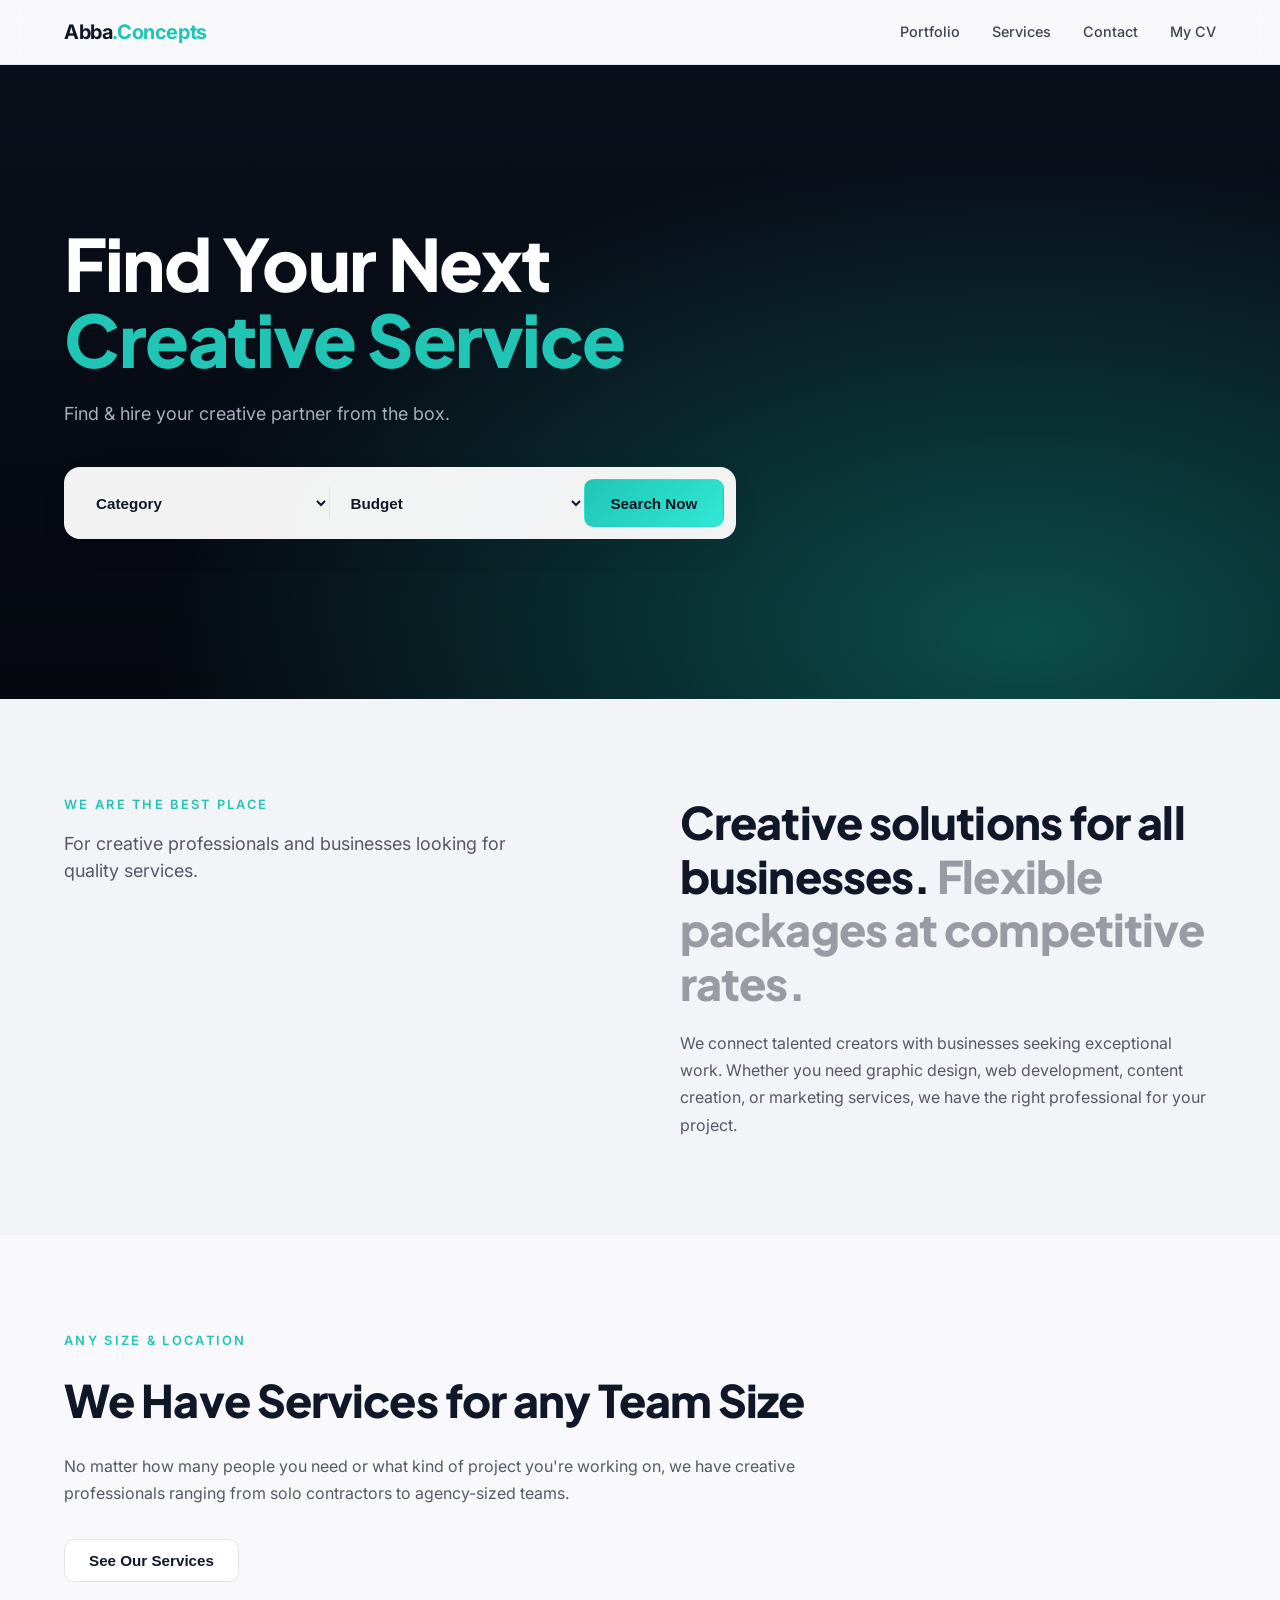
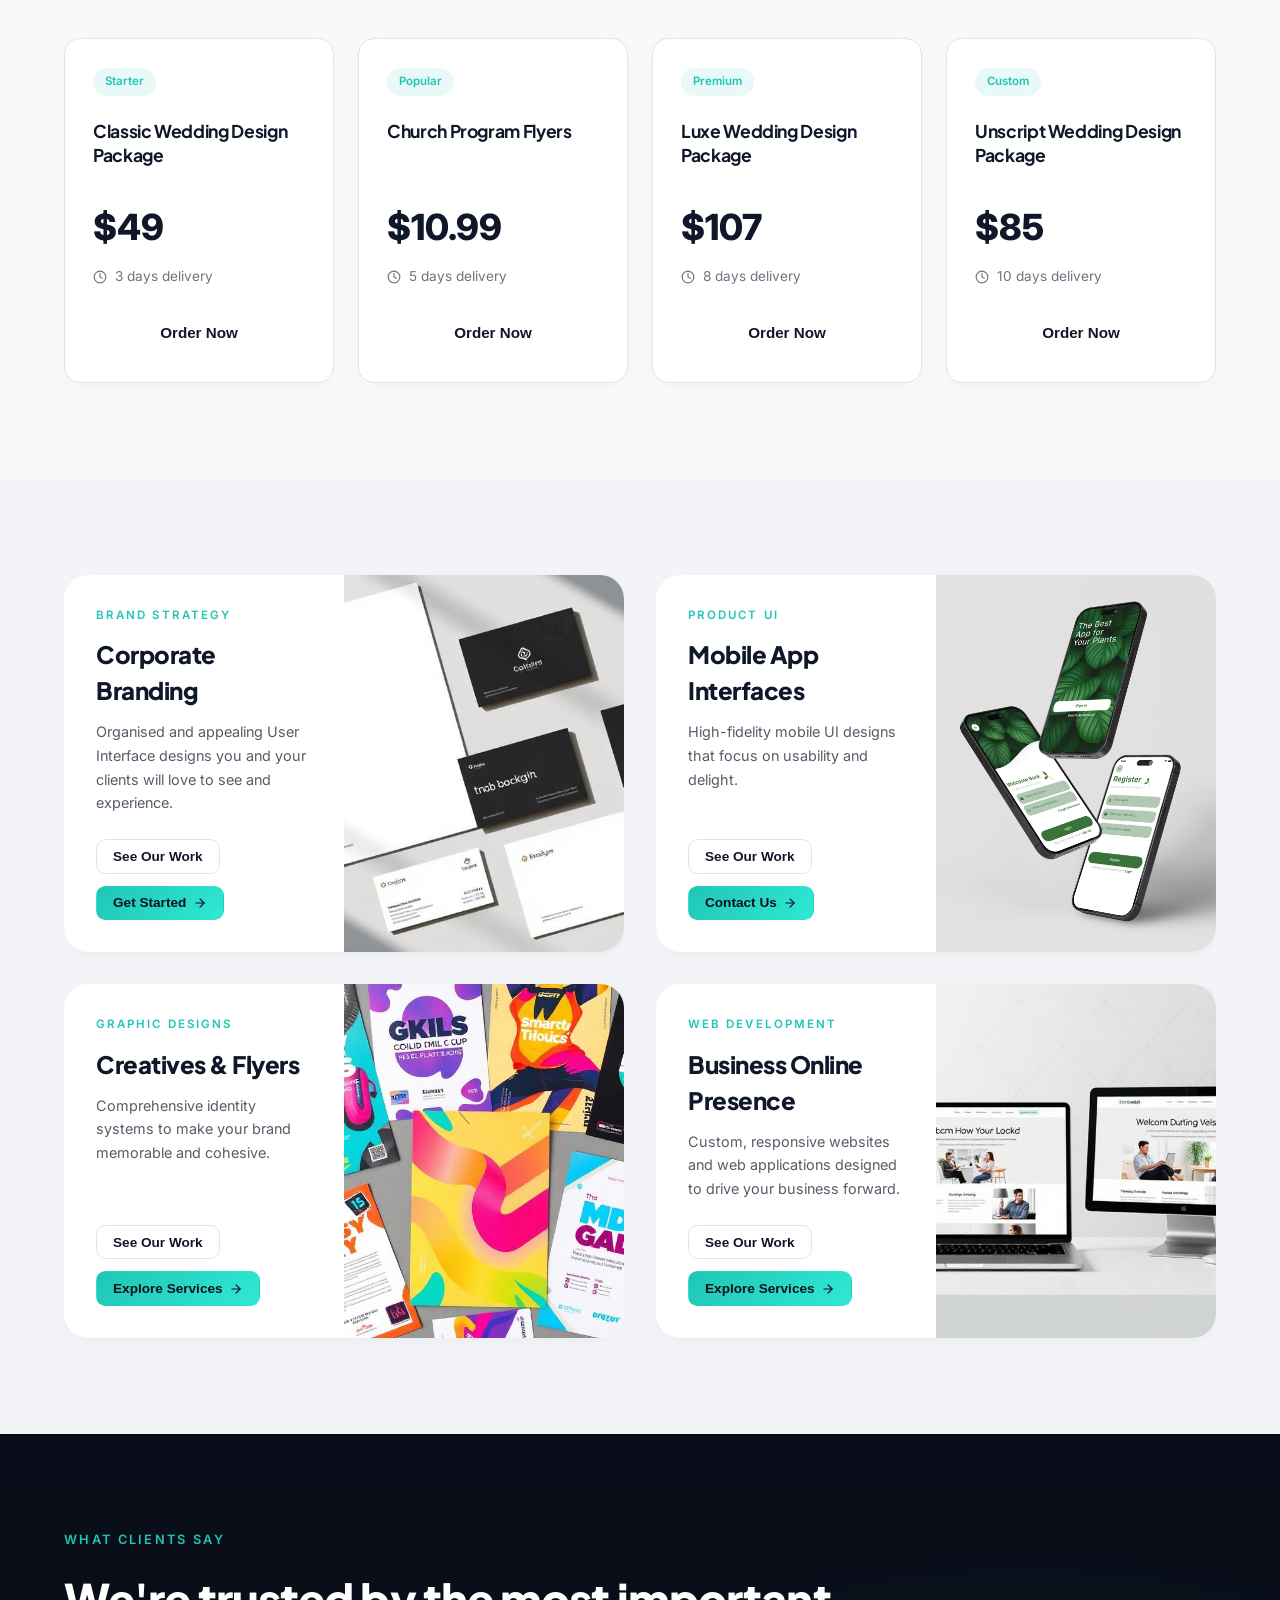
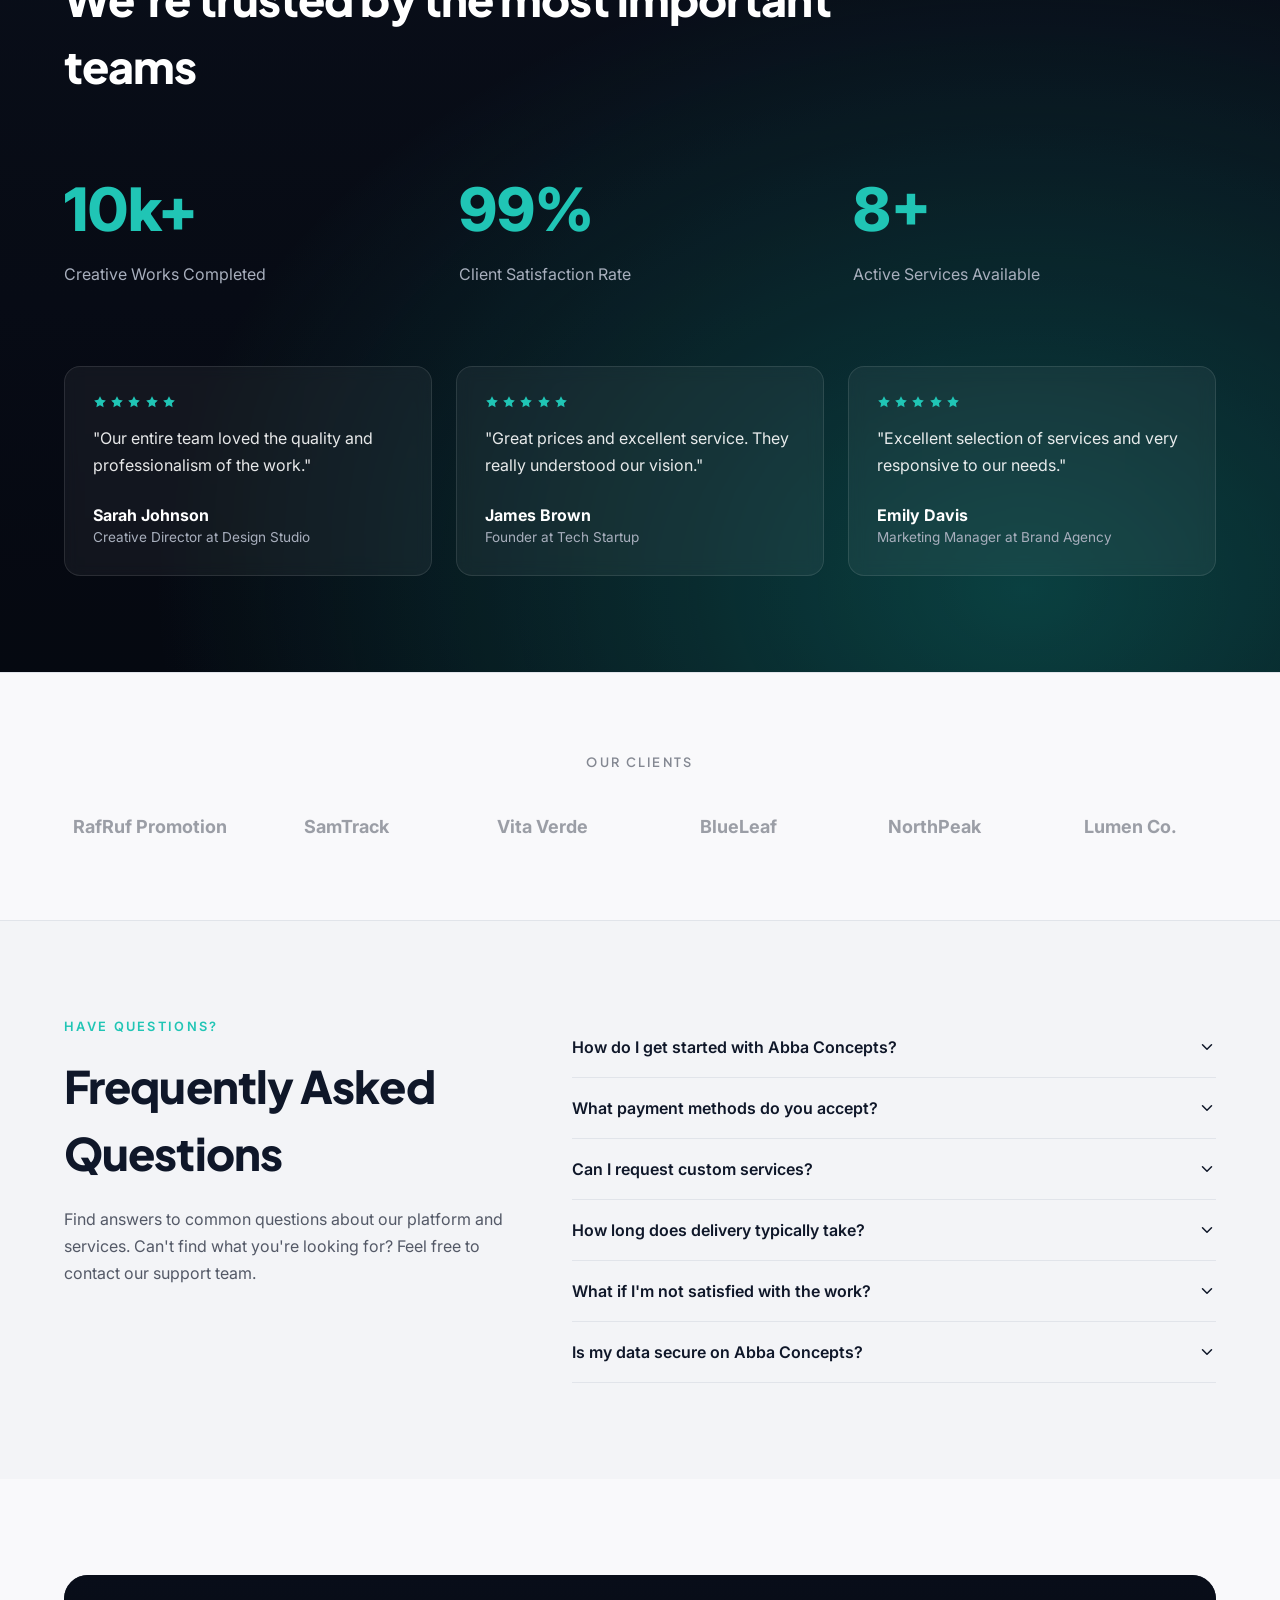
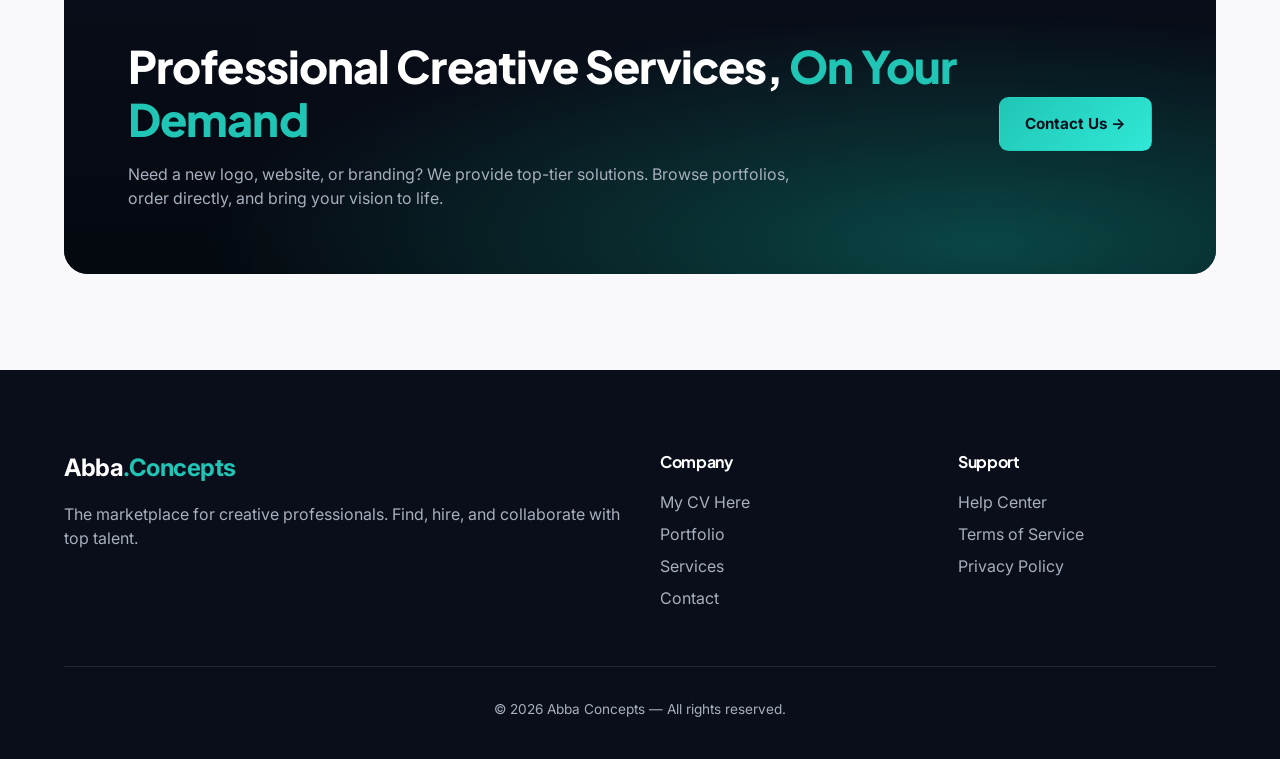
<file: index.html>
<!doctype html>
<html lang="en">
<head>
<meta charset="utf-8" />
<meta name="viewport" content="width=device-width, initial-scale=1" />
<title>AbbaConcepts — Find Your Next Creative Service</title>
<meta name="description" content="Find & hire your creative partner. Browse creative services, packages and professional teams." />
<link rel="preconnect" href="https://fonts.googleapis.com">
<link rel="preconnect" href="https://fonts.gstatic.com" crossorigin>
<link href="https://fonts.googleapis.com/css2?family=Inter:wght@400;500;600;700&family=Plus+Jakarta+Sans:wght@600;700;800&display=swap" rel="stylesheet">
<link rel="stylesheet" href="styles.css" />
</head>
<body>
<!-- Navbar -->
<header class="navbar">
  <div class="container nav-inner">
    <a href="#" class="logo">Abba<span>.Concepts</span></a>
    <nav class="nav-links" id="navLinks">
      <a href="#portfolio">Portfolio</a>
      <a href="#services">Services</a>
      <a href="#contact">Contact</a>
      <a href="cv_page.html">My CV</a>
      <!-- <button class="icon-btn" aria-label="Cart">
        <svg width="20" height="20" viewBox="0 0 24 24" fill="none" stroke="currentColor" stroke-width="2" stroke-linecap="round" stroke-linejoin="round"><circle cx="9" cy="21" r="1"/><circle cx="20" cy="21" r="1"/><path d="M1 1h4l2.68 13.39a2 2 0 0 0 2 1.61h9.72a2 2 0 0 0 2-1.61L23 6H6"/></svg>
      </button> -->
    </nav>
    <button class="menu-btn" id="menuBtn" aria-label="Menu">
      <svg width="24" height="24" viewBox="0 0 24 24" fill="none" stroke="currentColor" stroke-width="2" stroke-linecap="round" stroke-linejoin="round"><line x1="3" y1="6" x2="21" y2="6"/><line x1="3" y1="12" x2="21" y2="12"/><line x1="3" y1="18" x2="21" y2="18"/></svg>
    </button>
  </div>
</header>

<main>
<!-- Hero -->
<section class="hero">
  <img src="assets/hero-bg.jpg" alt="" aria-hidden="true" class="hero-bg" />
  <div class="hero-overlay"></div>
  <div class="container hero-inner">
    <h1>Find Your Next<br><span class="accent">Creative Service</span></h1>
    <p class="hero-sub">Find &amp; hire your creative partner from the box.</p>
    <div class="search-box">
      <select>
        <option>Category</option><option>Design</option><option>Development</option><option>Marketing</option><option>Writing</option>
      </select>
      <span class="divider"></span>
      <select>
        <option>Budget</option><option>Under $500</option><option>$500 - $1000</option><option>$1000 - $5000</option><option>$5000+</option>
      </select>
      <button class="btn btn-hero">Search Now</button>
    </div>
  </div>
</section>

<!-- Intro -->
<section class="section intro">
  <div class="container intro-grid">
    <div>
      <p class="eyebrow">We are the best place</p>
      <p class="muted-lg">For creative professionals and businesses looking for quality services.</p>
    </div>
    <div>
      <h2>Creative solutions for all businesses. <span class="dim">Flexible packages at competitive rates.</span></h2>
      <p class="muted">We connect talented creators with businesses seeking exceptional work. Whether you need graphic design, web development, content creation, or marketing services, we have the right professional for your project.</p>
    </div>
  </div>
</section>

<!-- Packages -->
<section class="section packages">
  <div class="container">
    <div class="section-head">
      <p class="eyebrow">Any Size &amp; Location</p>
      <h2>We Have Services for any Team Size</h2>
      <p class="muted">No matter how many people you need or what kind of project you're working on, we have creative professionals ranging from solo contractors to agency-sized teams.</p>
      <button class="btn btn-outline">See Our Services</button>
    </div>
    <div class="grid-4" id="packagesGrid"></div>
  </div>
</section>

<!-- Services -->
<section id="services" class="section services">
  <div class="container">
    <div class="grid-2" id="servicesGrid"></div>
  </div>
</section>

<!-- Testimonials -->
<section class="section testimonials">
  <div class="hero-overlay"></div>
  <div class="container relative">
    <p class="eyebrow">What Clients Say</p>
    <h2 class="white">We're trusted by the most important teams</h2>
    <div class="stats" id="statsGrid"></div>
    <div class="grid-3" id="testimonialsGrid"></div>
  </div>
</section>

<!-- Clients -->
<section class="section clients">
  <div class="container">
    <h3 class="clients-title">Our Clients</h3>
    <div class="clients-grid" id="clientsGrid"></div>
  </div>
</section>

<!-- FAQ -->
<section class="section faq">
  <div class="container faq-grid">
    <div>
      <p class="eyebrow">Have Questions?</p>
      <h2>Frequently Asked Questions</h2>
      <p class="muted">Find answers to common questions about our platform and services. Can't find what you're looking for? Feel free to contact our support team.</p>
    </div>
    <div class="accordion" id="faqAccordion"></div>
  </div>
</section>

<!-- CTA -->
<section class="section cta-wrap">
  <div class="container">
    <div class="cta">
      <div class="hero-overlay"></div>
      <div class="cta-inner">
        <div>
          <h2 class="white">Professional Creative Services, <span class="accent">On Your Demand</span></h2>
          <p class="muted-light">Need a new logo, website, or branding? We provide top-tier solutions. Browse portfolios, order directly, and bring your vision to life.</p>
        </div>
        <a href="contact_page.html" class="btn btn-hero">Contact Us →</a>
      </div>
    </div>
  </div>
</section>
</main>

  <div class="visme_d" data-title="B2B Newsletter Subscription" data-url="17emgvx9-b2b-newsletter-subscription" data-domain="forms" data-full-page="false" data-min-height="500px" data-form-id="181578"></div><script src="https://static-bundles.visme.co/forms/vismeforms-embed.js"></script>

<!-- Footer -->
<footer id="contact" class="footer">
  <div class="container">
    <div class="footer-grid">
      <div class="footer-brand">
        <a href="#" class="logo logo-light">Abba<span>.Concepts</span></a>
        <p class="muted-light">The marketplace for creative professionals. Find, hire, and collaborate with top talent.</p>
      </div>
      <div>
        <h4>Company</h4>
        <ul><li><a href="#">My CV Here</a></li><li><a href="#">Portfolio</a></li><li><a href="#">Services</a></li><li><a href="#">Contact</a></li></ul>
      </div>
      <div>
        <h4>Support</h4>
        <ul><li><a href="#">Help Center</a></li><li><a href="#">Terms of Service</a></li><li><a href="#">Privacy Policy</a></li></ul>
      </div>
    </div>
    <p class="copyright">© <span id="year"></span> Abba Concepts — All rights reserved.</p>
  </div>
</footer>

<script src="script.js"></script>
<script>
(function(){if(!window.chatbase||window.chatbase("getState")!=="initialized"){window.chatbase=(...arguments)=>{if(!window.chatbase.q){window.chatbase.q=[]}window.chatbase.q.push(arguments)};window.chatbase=new Proxy(window.chatbase,{get(target,prop){if(prop==="q"){return target.q}return(...args)=>target(prop,...args)}})}const onLoad=function(){const script=document.createElement("script");script.src="https://www.chatbase.co/embed.min.js";script.id="dbMiHczH8UZpwjhEoxR2v";script.domain="www.chatbase.co";document.body.appendChild(script)};if(document.readyState==="complete"){onLoad()}else{window.addEventListener("load",onLoad)}})();
</script>
</body>
</html>
</file>
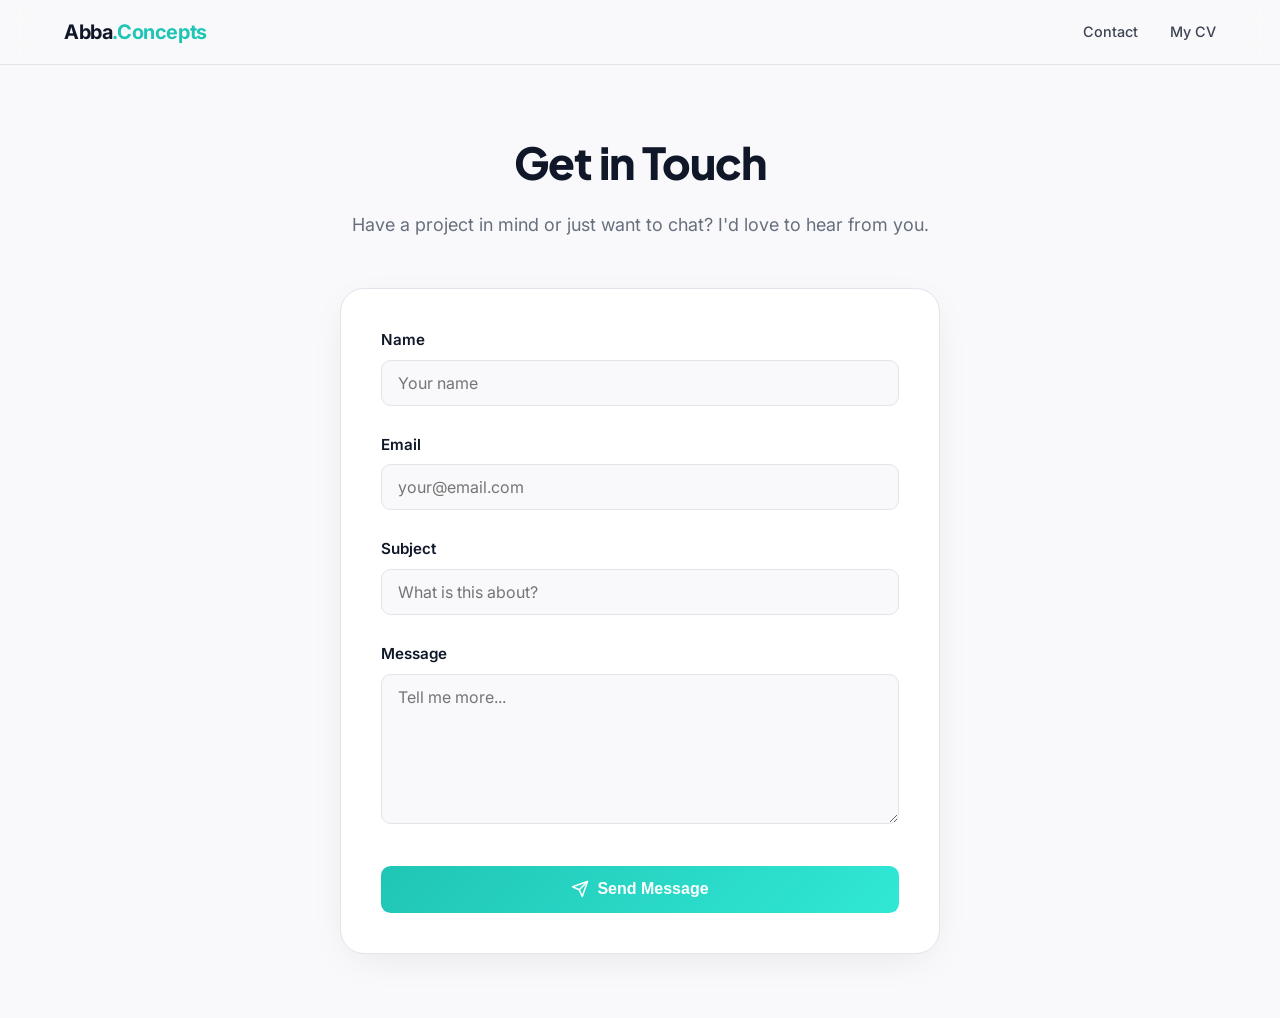
<file: contact_page.html>
<!DOCTYPE html>
<html lang="en">
<head>
    <meta charset="UTF-8">
    <meta name="viewport" content="width=device-width, initial-scale=1.0">
    <title>Contact — Get in Touch</title>
    <link rel="preconnect" href="https://fonts.googleapis.com">
    <link rel="preconnect" href="https://fonts.gstatic.com" crossorigin>
    <link href="https://fonts.googleapis.com/css2?family=Inter:wght@400;500;600;700&family=Plus+Jakarta+Sans:wght@600;700;800&display=swap" rel="stylesheet">
    <link rel="stylesheet" href="styles.css" />
    <style>
        .contact-container {
            min-height: 100vh;
            padding: 4rem 1.5rem;
            background: var(--background);
        }
        
        .contact-wrapper {
            max-width: 600px;
            margin: 0 auto;
        }
        
        .contact-header {
            text-align: center;
            margin-bottom: 3rem;
        }
        
        .contact-header h1 {
            font-size: clamp(2rem, 5vw, 2.75rem);
            font-weight: 800;
            margin-bottom: 1rem;
            color: var(--foreground);
        }
        
        .contact-header p {
            font-size: 1.125rem;
            color: var(--muted-foreground);
            line-height: 1.6;
        }
        
        .contact-card {
            background: var(--card);
            border: 1px solid var(--border);
            border-radius: 1.5rem;
            padding: 2.5rem;
            box-shadow: var(--shadow-card);
        }
        
        .form-group {
            margin-bottom: 1.75rem;
        }
        
        .form-group:last-child {
            margin-bottom: 0;
        }
        
        label {
            display: block;
            font-weight: 600;
            margin-bottom: 0.5rem;
            color: var(--foreground);
            font-size: 0.95rem;
        }
        
        input,
        textarea {
            width: 100%;
            padding: 0.75rem 1rem;
            border: 1px solid var(--border);
            border-radius: 0.6rem;
            font-family: 'Inter', system-ui, sans-serif;
            font-size: 1rem;
            color: var(--foreground);
            background: var(--background);
            transition: var(--transition);
        }
        
        input:focus,
        textarea:focus {
            outline: none;
            border-color: var(--primary);
            background: var(--card);
            box-shadow: 0 0 0 3px hsl(174 72% 45% / 0.1);
        }
        
        textarea {
            resize: vertical;
            min-height: 150px;
        }
        
        .submit-btn {
            width: 100%;
            display: inline-flex;
            align-items: center;
            justify-content: center;
            gap: 0.5rem;
            background: var(--gradient-primary);
            color: white;
            font-weight: 700;
            padding: 0.9rem 1.5rem;
            border-radius: 0.6rem;
            border: none;
            cursor: pointer;
            font-size: 1rem;
            transition: var(--transition);
            margin-top: 0.5rem;
        }
        
        .submit-btn:hover {
            box-shadow: var(--shadow-glow);
            transform: translateY(-2px);
        }
        
        .submit-btn:active {
            transform: translateY(0);
        }
        
        .form-message {
            padding: 1rem;
            border-radius: 0.6rem;
            margin-bottom: 1.5rem;
            display: none;
            font-weight: 500;
        }
        
        .form-message.success {
            background: hsl(174 72% 45% / 0.1);
            color: hsl(174 72% 45%);
            display: block;
        }
        
        .form-message.error {
            background: hsl(0 84% 60% / 0.1);
            color: hsl(0 84% 60%);
            display: block;
        }
        
        @media (max-width: 640px) {
            .contact-container {
                padding: 2rem 1.5rem;
            }
            
            .contact-card {
                padding: 1.75rem;
            }
            
            .contact-header {
                margin-bottom: 2.5rem;
            }
            
            .contact-header h1 {
                font-size: 1.75rem;
            }
        }
    </style>
</head>
<body>

<!-- Navbar -->
<header class="navbar">
  <div class="container nav-inner">
    <a href="index.html" class="logo">Abba<span>.Concepts</span></a>
    <nav class="nav-links" id="navLinks">
      <!-- <a href="#portfolio">Portfolio</a> -->
      <!-- <a href="#services">Services</a> -->
      <a href="contact_page.html">Contact</a>
      <a href="cv_page.html">My CV</a>

    </nav>
    <button class="menu-btn" id="menuBtn" aria-label="Menu">
      <svg width="24" height="24" viewBox="0 0 24 24" fill="none" stroke="currentColor" stroke-width="2" stroke-linecap="round" stroke-linejoin="round"><line x1="3" y1="6" x2="21" y2="6"/><line x1="3" y1="12" x2="21" y2="12"/><line x1="3" y1="18" x2="21" y2="18"/></svg>
    </button>
  </div>
</header>


    <div class="contact-container">
        <div class="contact-wrapper">
            <div class="contact-header">
                <h1>Get in Touch</h1>
                <p>Have a project in mind or just want to chat? I'd love to hear from you.</p>
            </div>
            
            <div class="contact-card">
                <div class="form-message" id="formMessage"></div>
                
                <form id="contactForm" action="https://formspree.io/f/YOUR_FORM_ID" method="POST">
                    <div class="form-group">
                        <label for="name">Name</label>
                        <input type="text" id="name" name="name" required placeholder="Your name">
                    </div>
                    
                    <div class="form-group">
                        <label for="email">Email</label>
                        <input type="email" id="email" name="email" required placeholder="your@email.com">
                    </div>
                    
                    <div class="form-group">
                        <label for="subject">Subject</label>
                        <input type="text" id="subject" name="subject" required placeholder="What is this about?">
                    </div>
                    
                    <div class="form-group">
                        <label for="message">Message</label>
                        <textarea id="message" name="message" required placeholder="Tell me more..."></textarea>
                    </div>
                    
                    <button type="submit" class="submit-btn">
                        <svg width="18" height="18" viewBox="0 0 24 24" fill="none" stroke="currentColor" stroke-width="2" stroke-linecap="round" stroke-linejoin="round">
                            <line x1="22" y1="2" x2="11" y2="13"></line>
                            <polygon points="22 2 15 22 11 13 2 9 22 2"></polygon>
                        </svg>
                        Send Message
                    </button>
                </form>
            </div>
        </div>
    </div>
    
    <script>
        const form = document.getElementById('contactForm');
        const formMessage = document.getElementById('formMessage');
        
        form.addEventListener('submit', async (e) => {
            e.preventDefault();
            
            const formData = new FormData(form);
            
            try {
                const response = await fetch(form.action, {
                    method: 'POST',
                    body: formData,
                    headers: {
                        'Accept': 'application/json'
                    }
                });
                
                if (response.ok) {
                    formMessage.textContent = 'Message sent successfully! I\'ll get back to you soon.';
                    formMessage.classList.add('success');
                    formMessage.classList.remove('error');
                    form.reset();
                    setTimeout(() => {
                        formMessage.classList.remove('success');
                    }, 5000);
                } else {
                    throw new Error('Form submission failed');
                }
            } catch (error) {
                formMessage.textContent = 'Error sending message. Please try again.';
                formMessage.classList.add('error');
                formMessage.classList.remove('success');
            }
        });
    </script>
</body>
</html>
</file>
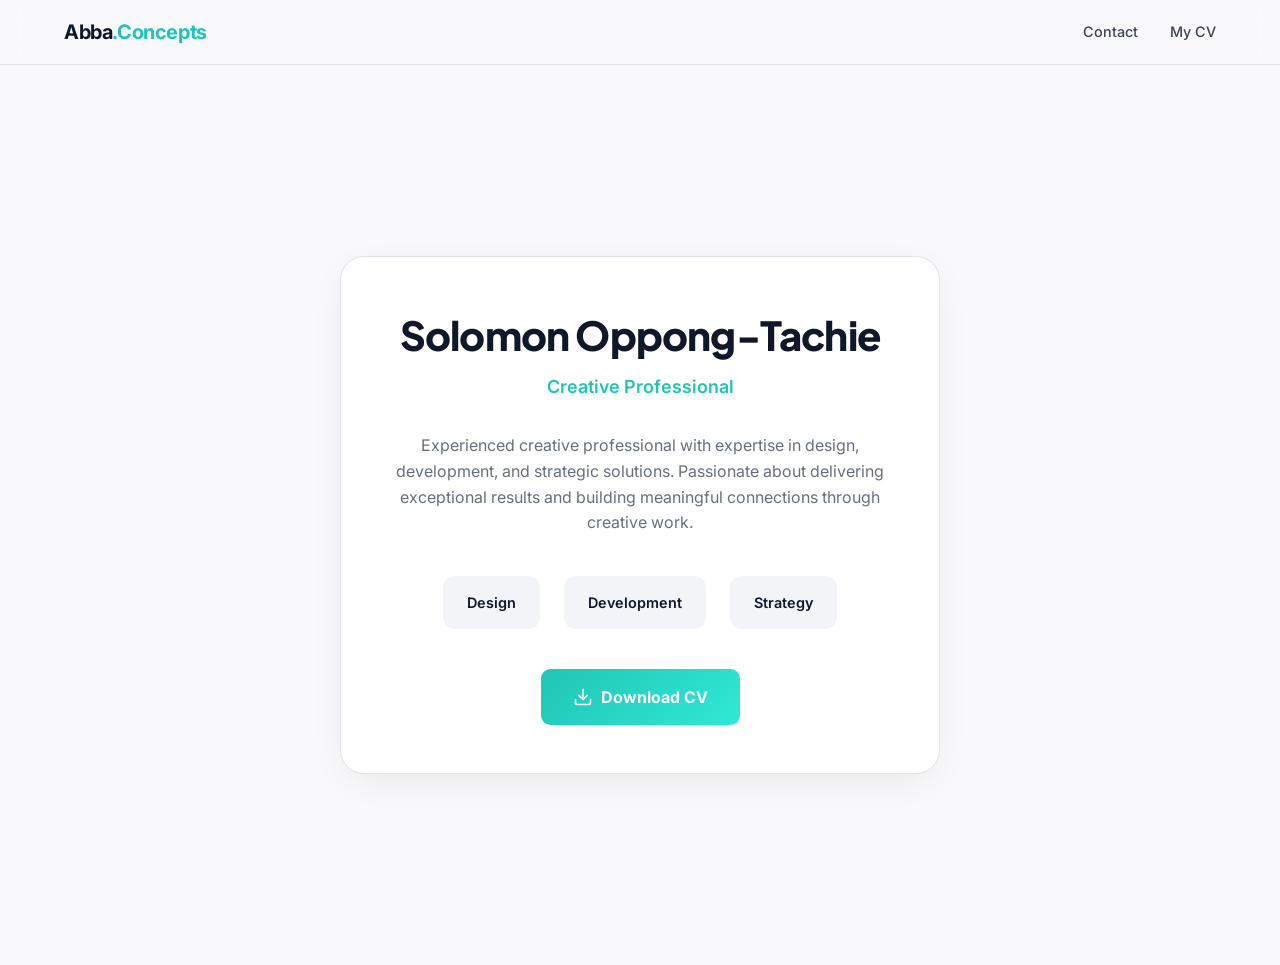
<file: cv_page.html>
<!DOCTYPE html>
<html lang="en">
<head>
    <meta charset="UTF-8">
    <meta name="viewport" content="width=device-width, initial-scale=1.0">
    <title>Solomon's Curriculum Vitae</title>
    <link rel="preconnect" href="https://fonts.googleapis.com">
    <link rel="preconnect" href="https://fonts.gstatic.com" crossorigin>
    <link href="https://fonts.googleapis.com/css2?family=Inter:wght@400;500;600;700&family=Plus+Jakarta+Sans:wght@600;700;800&display=swap" rel="stylesheet">
    <link rel="stylesheet" href="styles.css" />
    <style>
        .cv-container {
            display: flex;
            align-items: center;
            justify-content: center;
            min-height: 100vh;
            padding: 2rem 1.5rem;
            background: var(--background);
        }
        
        .cv-card {
            background: var(--card);
            border: 1px solid var(--border);
            border-radius: 1.5rem;
            padding: 3rem 2rem;
            max-width: 600px;
            width: 100%;
            box-shadow: var(--shadow-card);
            text-align: center;
        }
        
        .cv-card h1 {
            font-size: 2.5rem;
            font-weight: 800;
            margin-bottom: 0.5rem;
            color: var(--foreground);
        }
        
        .cv-card .title {
            font-size: 1.125rem;
            color: var(--primary);
            font-weight: 600;
            margin-bottom: 2rem;
        }
        
        .cv-card p {
            color: var(--muted-foreground);
            line-height: 1.6;
            margin-bottom: 2rem;
            font-size: 1rem;
        }
        
        .cv-highlights {
            display: flex;
            justify-content: center;
            gap: 1.5rem;
            margin: 2.5rem 0;
            flex-wrap: wrap;
        }
        
        .highlight {
            background: var(--secondary);
            padding: 1rem 1.5rem;
            border-radius: 0.75rem;
            font-weight: 600;
            font-size: 0.9rem;
            color: var(--foreground);
        }
        
        .download-btn {
            display: inline-flex;
            align-items: center;
            gap: 0.5rem;
            background: var(--gradient-primary);
            color: white;
            font-weight: 700;
            padding: 1rem 2rem;
            border-radius: 0.6rem;
            border: none;
            cursor: pointer;
            font-size: 1rem;
            transition: var(--transition);
            text-decoration: none;
        }
        
        .download-btn:hover {
            box-shadow: var(--shadow-glow);
            transform: translateY(-2px);
        }
        
        @media (max-width: 640px) {
            .cv-card {
                padding: 2rem 1.5rem;
            }
            
            .cv-card h1 {
                font-size: 2rem;
            }
            
            .cv-highlights {
                gap: 1rem;
            }
            
            .highlight {
                padding: 0.75rem 1rem;
                font-size: 0.85rem;
            }
            
            .download-btn {
                width: 100%;
                justify-content: center;
                padding: 0.9rem 1.5rem;
            }
        }
    </style>
</head>
<body>

<!-- Navbar -->
<header class="navbar">
  <div class="container nav-inner">
    <a href="index.html" class="logo">Abba<span>.Concepts</span></a>
    <nav class="nav-links" id="navLinks">
      <!-- <a href="#portfolio">Portfolio</a> -->
      <!-- <a href="#services">Services</a> -->
      <a href="contact_page.html">Contact</a>
      <a href="cv_page.html">My CV</a>

    </nav>
    <button class="menu-btn" id="menuBtn" aria-label="Menu">
      <svg width="24" height="24" viewBox="0 0 24 24" fill="none" stroke="currentColor" stroke-width="2" stroke-linecap="round" stroke-linejoin="round"><line x1="3" y1="6" x2="21" y2="6"/><line x1="3" y1="12" x2="21" y2="12"/><line x1="3" y1="18" x2="21" y2="18"/></svg>
    </button>
  </div>
</header>

    <div class="cv-container">
        <div class="cv-card">
            <h1>Solomon Oppong-Tachie</h1>
            <p class="title">Creative Professional</p>
            
            <p>
                Experienced creative professional with expertise in design, development, and strategic solutions. 
                Passionate about delivering exceptional results and building meaningful connections through creative work.
            </p>
            
            <div class="cv-highlights">
                <div class="highlight">Design</div>
                <div class="highlight">Development</div>
                <div class="highlight">Strategy</div>
            </div>
            
            <a href="Solomon_CV.pdf" download class="download-btn">
                <svg width="20" height="20" viewBox="0 0 24 24" fill="none" stroke="currentColor" stroke-width="2" stroke-linecap="round" stroke-linejoin="round">
                    <path d="M21 15v4a2 2 0 0 1-2 2H5a2 2 0 0 1-2-2v-4"></path>
                    <polyline points="7 10 12 15 17 10"></polyline>
                    <line x1="12" y1="15" x2="12" y2="3"></line>
                </svg>
                Download CV
            </a>
        </div>
    </div>
</body>
</html>
</file>
<file: styles.css>
:root{
  --background:hsl(220 25% 98%);
  --foreground:hsl(222 47% 11%);
  --card:#fff;
  --primary:hsl(174 72% 45%);
  --primary-glow:hsl(174 80% 55%);
  --primary-foreground:hsl(222 47% 8%);
  --secondary:hsl(220 20% 96%);
  --muted:hsl(220 16% 94%);
  --muted-foreground:hsl(220 10% 45%);
  --border:hsl(220 16% 90%);
  --hero:hsl(222 47% 7%);
  --hero-foreground:#fff;
  --hero-muted:hsl(220 14% 70%);
  --gradient-hero:radial-gradient(ellipse at 80% 90%, hsl(174 80% 35% / 0.45), transparent 60%), linear-gradient(180deg, hsl(222 47% 7%), hsl(222 50% 4%));
  --gradient-primary:linear-gradient(135deg, var(--primary), var(--primary-glow));
  --shadow-soft:0 4px 20px -8px hsl(222 47% 11% / 0.08);
  --shadow-card:0 10px 40px -12px hsl(222 47% 11% / 0.1);
  --shadow-glow:0 10px 40px -10px hsl(174 72% 45% / 0.4);
  --radius:0.75rem;
  --transition:all .3s cubic-bezier(.4,0,.2,1);
}
*{box-sizing:border-box;margin:0;padding:0}
html{scroll-behavior:smooth}
body{font-family:'Inter',system-ui,sans-serif;background:var(--background);color:var(--foreground);line-height:1.5;-webkit-font-smoothing:antialiased}
h1,h2,h3,h4,h5{font-family:'Plus Jakarta Sans','Inter',sans-serif;letter-spacing:-.02em;font-weight:800}
a{color:inherit;text-decoration:none}
img{display:block;max-width:100%}
ul{list-style:none}
.container{width:100%;max-width:1200px;margin:0 auto;padding:0 1.5rem}
.relative{position:relative}
.accent{color:var(--primary)}
.white{color:#fff}
.dim{color:hsl(222 47% 11% / .4)}
.muted{margin-top:1.25rem;color:hsl(222 47% 11% / .7);line-height:1.7}
.muted-lg{color:hsl(222 47% 11% / .7);font-size:1.125rem;max-width:28rem}
.muted-light{color:var(--hero-muted);margin-top:1rem;max-width:42rem}
.eyebrow{font-size:.8rem;font-weight:600;text-transform:uppercase;letter-spacing:.18em;color:var(--primary);margin-bottom:1rem}
.section{padding:6rem 0}

/* Buttons */
.btn{display:inline-flex;align-items:center;justify-content:center;gap:.4rem;font-weight:600;padding:.75rem 1.5rem;border-radius:.6rem;border:1px solid transparent;cursor:pointer;transition:var(--transition);font-size:.95rem;background:transparent;color:inherit}
.btn-hero{background:var(--gradient-primary);color:var(--primary-foreground);font-weight:700;padding:.9rem 1.6rem}
.btn-hero:hover{box-shadow:var(--shadow-glow);transform:translateY(-2px)}
.btn-outline{border-color:var(--border);background:#fff}
.btn-outline:hover{border-color:var(--primary);color:var(--primary)}
.btn-ghost:hover{background:var(--primary);color:var(--primary-foreground)}
.btn-sm{padding:.55rem 1rem;font-size:.85rem}

/* Navbar */
.navbar{position:sticky;top:0;z-index:50;background:hsl(220 25% 98% / .85);backdrop-filter:blur(12px);border-bottom:1px solid var(--border)}
.nav-inner{display:flex;align-items:center;justify-content:space-between;height:4rem}
.logo{font-size:1.25rem;font-weight:700;letter-spacing:-.02em}
.logo span{color:var(--primary)}
.nav-links{display:none;align-items:center;gap:2rem}
.nav-links a{font-size:.9rem;font-weight:500;color:hsl(222 47% 11% / .8);transition:var(--transition)}
.nav-links a:hover{color:var(--primary)}
.icon-btn{background:transparent;border:none;padding:.5rem;border-radius:50%;cursor:pointer;color:inherit;transition:var(--transition)}
.icon-btn:hover{background:var(--muted)}
.menu-btn{background:transparent;border:none;padding:.5rem;cursor:pointer;color:inherit}
.nav-mobile-open{display:flex;flex-direction:column;gap:.75rem;padding:1rem 0;border-top:1px solid var(--border)}
.nav-mobile-open a{padding:.5rem 0}
@media(min-width:768px){.nav-links{display:flex}.menu-btn{display:none}}

/* Hero */
.hero{position:relative;isolation:isolate;overflow:hidden;background:var(--hero);color:var(--hero-foreground)}
.hero-bg{position:absolute;inset:0;width:100%;height:100%;object-fit:cover;opacity:.6;z-index:-1}
.hero-overlay{position:absolute;inset:0;background:var(--gradient-hero)}
.hero-inner{position:relative;padding:7rem 1.5rem;max-width:1200px}
.hero h1{font-size:clamp(2.5rem,6vw,4.5rem);line-height:1.05;font-weight:800;max-width:48rem}
.hero-sub{margin-top:1.5rem;font-size:1.125rem;color:var(--hero-muted);max-width:32rem}
.search-box{margin-top:2.5rem;background:hsl(0 0% 100% / .95);backdrop-filter:blur(8px);border-radius:1rem;padding:.75rem;box-shadow:var(--shadow-card);display:grid;grid-template-columns:1fr;gap:.5rem;max-width:42rem;align-items:center}
.search-box select{background:transparent;border:none;font-weight:600;padding:.85rem 1rem;outline:none;color:var(--foreground);font-size:.95rem;cursor:pointer;width:100%}
.divider{display:none;width:1px;height:2rem;background:var(--border)}
@media(min-width:640px){.search-box{grid-template-columns:1fr auto 1fr auto;gap:0}.divider{display:block}}
@media(min-width:768px){.hero-inner{padding:10rem 1.5rem}}

/* Intro */
.intro{background:var(--secondary)}
.intro-grid{display:grid;gap:3rem;grid-template-columns:1fr;align-items:start}
.intro-grid h2{font-size:clamp(1.75rem,3.5vw,3rem);line-height:1.2}
@media(min-width:768px){.intro-grid{grid-template-columns:1fr 1fr;gap:5rem}}

/* Packages */
.section-head{max-width:48rem;margin-bottom:3.5rem}
.section-head h2{font-size:clamp(1.75rem,3.5vw,3rem);margin-top:.25rem}
.section-head .btn{margin-top:2rem}
.grid-4{display:grid;grid-template-columns:1fr;gap:1.5rem}
@media(min-width:640px){.grid-4{grid-template-columns:1fr 1fr}}
@media(min-width:1024px){.grid-4{grid-template-columns:repeat(4,1fr)}}
.pkg{background:var(--card);border:1px solid var(--border);border-radius:1rem;padding:1.75rem;box-shadow:var(--shadow-soft);transition:var(--transition)}
.pkg:hover{box-shadow:var(--shadow-card);transform:translateY(-4px)}
.pkg .tag{display:inline-block;font-size:.72rem;font-weight:600;padding:.35rem .75rem;border-radius:9999px;background:hsl(174 72% 45% / .1);color:var(--primary);margin-bottom:1.5rem}
.pkg h3{font-size:1.1rem;font-weight:700;line-height:1.35;min-height:3.5rem}
.pkg .price{font-size:2.25rem;font-weight:800;margin-top:1.5rem;display:flex;align-items:baseline;gap:.25rem}
.pkg .delivery{margin-top:.75rem;display:flex;align-items:center;gap:.5rem;font-size:.85rem;color:hsl(222 47% 11% / .6)}
.pkg .btn{margin-top:1.5rem;width:100%}

/* Services */
.services{background:var(--secondary)}
.grid-2{display:grid;grid-template-columns:1fr;gap:2rem}
@media(min-width:1024px){.grid-2{grid-template-columns:1fr 1fr}}
.service{background:var(--card);border-radius:1.5rem;overflow:hidden;box-shadow:var(--shadow-soft);transition:var(--transition);display:grid;grid-template-columns:1fr}
.service:hover{box-shadow:var(--shadow-card)}
.service .body{padding:2rem;display:flex;flex-direction:column}
.service .body p.tag{font-size:.72rem;font-weight:600;text-transform:uppercase;letter-spacing:.18em;color:var(--primary);margin-bottom:.75rem}
.service h3{font-size:1.5rem;margin-bottom:.75rem}
.service .desc{color:hsl(222 47% 11% / .7);font-size:.9rem;line-height:1.65;flex:1}
.service .actions{display:flex;flex-wrap:wrap;gap:.75rem;margin-top:1.5rem}
.service .img{aspect-ratio:1/1;overflow:hidden}
.service .img img{height:100%;width:100%;object-fit:cover;transition:transform .5s}
.service:hover .img img{transform:scale(1.05)}
@media(min-width:640px){.service{grid-template-columns:1fr 1fr}.service .img{aspect-ratio:auto}}

/* Testimonials */
.testimonials{position:relative;background:var(--hero);color:var(--hero-foreground);overflow:hidden}
.testimonials .hero-overlay{opacity:.8}
.testimonials h2{font-size:clamp(1.75rem,3.5vw,3rem);max-width:48rem}
.stats{display:grid;grid-template-columns:1fr;gap:2rem;margin:4rem 0 5rem}
@media(min-width:640px){.stats{grid-template-columns:repeat(3,1fr)}}
.stat-value{font-size:clamp(2.5rem,5vw,3.75rem);font-weight:800;color:var(--primary)}
.stat-label{margin-top:.5rem;color:var(--hero-muted)}
.grid-3{display:grid;grid-template-columns:1fr;gap:1.5rem}
@media(min-width:768px){.grid-3{grid-template-columns:repeat(3,1fr)}}
.testimonial{background:hsl(0 0% 100% / .05);border:1px solid hsl(0 0% 100% / .1);border-radius:1rem;padding:1.75rem;backdrop-filter:blur(8px)}
.testimonial .stars{display:flex;gap:.2rem;color:var(--primary);margin-bottom:1rem}
.testimonial .quote{color:hsl(0 0% 100% / .9);line-height:1.7;margin-bottom:1.5rem}
.testimonial .name{font-weight:700}
.testimonial .role{font-size:.85rem;color:var(--hero-muted)}

/* Clients */
.clients{padding:5rem 0;border-top:1px solid var(--border);border-bottom:1px solid var(--border)}
.clients-title{text-align:center;font-size:.8rem;font-weight:600;text-transform:uppercase;letter-spacing:.18em;color:hsl(222 47% 11% / .5);margin-bottom:2.5rem}
.clients-grid{display:grid;grid-template-columns:repeat(2,1fr);gap:1.5rem;align-items:center}
.clients-grid div{text-align:center;font-size:1.125rem;font-weight:700;color:hsl(222 47% 11% / .4);transition:var(--transition);cursor:default}
.clients-grid div:hover{color:var(--foreground)}
@media(min-width:640px){.clients-grid{grid-template-columns:repeat(3,1fr)}}
@media(min-width:1024px){.clients-grid{grid-template-columns:repeat(6,1fr)}}

/* FAQ */
.faq{background:var(--secondary)}
.faq-grid{display:grid;grid-template-columns:1fr;gap:3rem}
.faq h2{font-size:clamp(1.75rem,3.5vw,3rem)}
@media(min-width:1024px){.faq-grid{grid-template-columns:1fr 1.4fr}}
.accordion-item{border-bottom:1px solid var(--border)}
.accordion-trigger{width:100%;background:transparent;border:none;text-align:left;font-weight:600;font-size:1rem;padding:1.25rem 0;cursor:pointer;display:flex;justify-content:space-between;align-items:center;gap:1rem;color:inherit;transition:var(--transition);font-family:inherit}
.accordion-trigger:hover{color:var(--primary)}
.accordion-trigger .chev{transition:transform .3s;flex-shrink:0}
.accordion-item.open .accordion-trigger .chev{transform:rotate(180deg)}
.accordion-content{max-height:0;overflow:hidden;transition:max-height .3s ease;color:hsl(222 47% 11% / .7);line-height:1.7}
.accordion-content-inner{padding:0 0 1.25rem}

/* CTA */
.cta-wrap{padding:6rem 0}
.cta{background:var(--hero);color:var(--hero-foreground);border-radius:1.5rem;padding:2.5rem;position:relative;overflow:hidden}
.cta .hero-overlay{opacity:.9}
.cta-inner{position:relative;display:grid;grid-template-columns:1fr;gap:2rem;align-items:center}
.cta h2{font-size:clamp(1.75rem,3.5vw,3rem);line-height:1.2}
@media(min-width:768px){.cta{padding:4rem}.cta-inner{grid-template-columns:1.5fr auto}}

/* Footer */
.footer{background:var(--hero);color:var(--hero-foreground);padding:5rem 0 2.5rem}
.footer-grid{display:grid;grid-template-columns:1fr;gap:2.5rem;padding-bottom:3rem;border-bottom:1px solid hsl(0 0% 100% / .1)}
.footer-brand{grid-column:auto}
.footer h4{font-weight:700;margin-bottom:1rem}
.footer ul li{margin-bottom:.5rem}
.footer ul a{color:var(--hero-muted);transition:var(--transition)}
.footer ul a:hover{color:var(--primary)}
.logo-light{color:#fff;font-size:1.5rem}
.copyright{text-align:center;font-size:.85rem;color:var(--hero-muted);margin-top:2rem}
@media(min-width:768px){.footer-grid{grid-template-columns:repeat(4,1fr)}.footer-brand{grid-column:span 2}}
</file>
